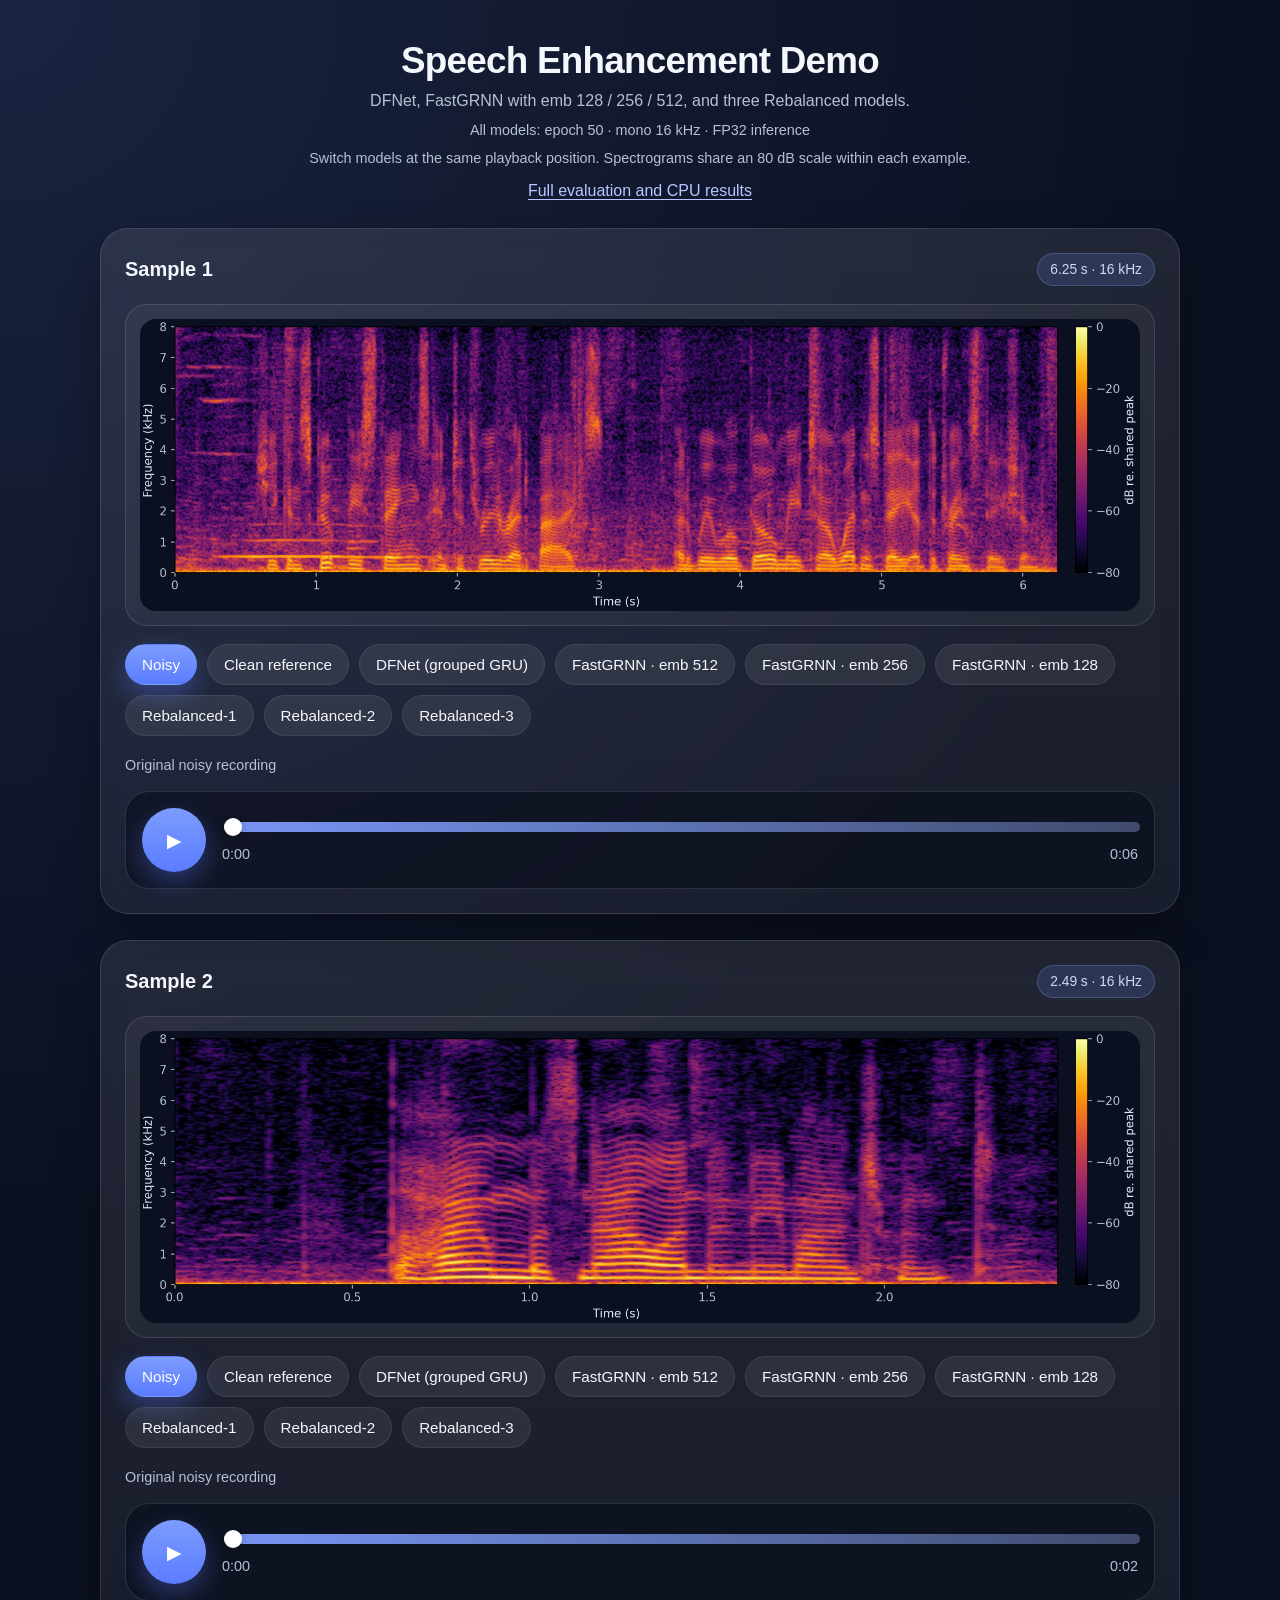
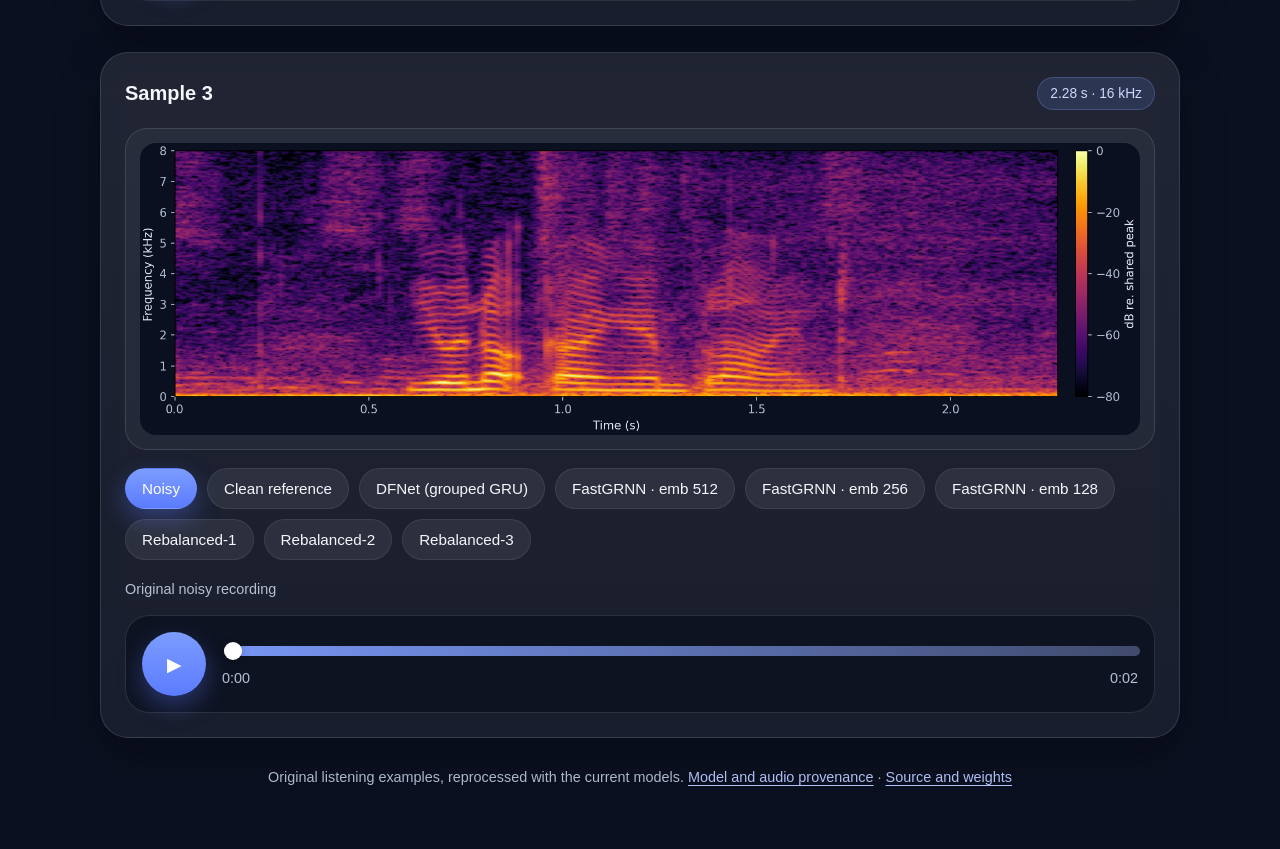
<file: index.html>
<!DOCTYPE html>
<html lang="en">
<head>
  <meta charset="UTF-8" />
  <meta name="viewport" content="width=device-width, initial-scale=1.0" />
  <title>DFNet and FastGRNN — Speech Enhancement Demo</title>
  <link rel="icon" href="data:," />
  <link rel="stylesheet" href="styles.css?v=20261015" />
  <script src="app.js?v=20261015-2" defer></script>
</head>
<body>
  <main class="page">
    <header class="hero">
      <h1>Speech Enhancement Demo</h1>
      <p>DFNet, FastGRNN with emb 128 / 256 / 512, and three Rebalanced models.</p>
      <p class="protocol">All models: epoch 50 · mono 16 kHz · FP32 inference</p>
      <p class="protocol">Switch models at the same playback position. Spectrograms share an 80 dB scale within each example.</p>
      <a href="https://github.com/runtime57/speech_enhancement/blob/main/paper/results/cpu_benchmark_20261015.md">Full evaluation and CPU results</a>
    </header>
    <p id="load-status" role="status">Loading examples…</p>
    <section class="samples" aria-label="Listening examples"></section>
    <footer>Original listening examples, reprocessed with the current models.
      <a href="demo_manifest.json">Model and audio provenance</a> ·
      <a href="https://github.com/runtime57/speech_enhancement/tree/demo">Source and weights</a>
    </footer>
  </main>
  <template id="sample-template">
    <article class="sample-card">
      <div class="sample-header">
        <h2></h2><span class="sample-badge">Speech example</span>
      </div>
      <div class="spectrogram-wrap">
        <img class="spectrogram" loading="lazy" alt="" width="1800" height="525" />
      </div>
      <div class="buttons" role="group" aria-label="Audio variant"></div>
      <p class="model-info"></p>
      <div class="player-shell">
        <audio class="audio-element" preload="metadata"></audio>
        <button class="play-btn" type="button" aria-label="Play audio">▶</button>
        <div class="progress-area">
          <input class="progress" aria-label="Playback position" type="range" min="0" max="100" value="0" step="0.1" />
          <div class="time-row"><span class="current-time">0:00</span><span class="duration">0:00</span></div>
        </div>
      </div>
      <p class="player-status" role="status"></p>
    </article>
  </template>
</body>
</html>
</file>
<file: styles.css>
* {
  box-sizing: border-box;
}

:root {
  --bg: #0b1020;
  --panel: rgba(255, 255, 255, 0.06);
  --panel-strong: rgba(255, 255, 255, 0.09);
  --border: rgba(255, 255, 255, 0.12);
  --text: #f4f7fb;
  --muted: #b6c0d4;
  --accent: #7c9cff;
  --accent-strong: #5b7cff;
  --button: rgba(255, 255, 255, 0.08);
  --button-hover: rgba(255, 255, 255, 0.14);
  --shadow: 0 18px 45px rgba(0, 0, 0, 0.28);
}

body {
  margin: 0;
  font-family: Inter, Arial, sans-serif;
  background:
    radial-gradient(circle at top left, #1a2340 0%, #0b1020 45%),
    linear-gradient(180deg, #0b1020 0%, #0e1327 100%);
  color: var(--text);
}

.page {
  max-width: 1120px;
  margin: 0 auto;
  padding: 40px 20px 60px;
}

.hero {
  text-align: center;
  margin-bottom: 28px;
}

.hero h1 {
  margin: 0 0 10px;
  font-size: 2.3rem;
  font-weight: 700;
  letter-spacing: -0.02em;
}

.hero p {
  margin: 0;
  color: var(--muted);
  font-size: 1rem;
}

.hero .protocol {
  margin-top: 12px;
  font-size: .9rem;
}

a {
  color: #b6c8ff;
  text-underline-offset: 3px;
}

.hero > a {
  display: inline-block;
  margin-top: 16px;
}

.model-info, .player-status, footer {
  color: var(--muted);
  font-size: .9rem;
  line-height: 1.6;
}

.model-info {
  min-height: 1.6em;
}

.player-status:empty {
  display: none;
}

footer {
  margin-top: 28px;
  text-align: center;
}

button:focus-visible, a:focus-visible, input:focus-visible {
  outline: 2px solid var(--accent);
  outline-offset: 4px;
}

.samples {
  display: grid;
  gap: 26px;
}

.sample-card {
  background: linear-gradient(180deg, var(--panel-strong) 0%, var(--panel) 100%);
  border: 1px solid var(--border);
  border-radius: 28px;
  padding: 24px;
  box-shadow: var(--shadow);
  backdrop-filter: blur(10px);
}

.sample-header {
  display: flex;
  justify-content: space-between;
  align-items: center;
  gap: 12px;
  margin-bottom: 18px;
}

.sample-header h2 {
  margin: 0;
  font-size: 1.25rem;
}

.sample-badge {
  padding: 8px 12px;
  border-radius: 999px;
  background: rgba(124, 156, 255, 0.15);
  color: #cdd8ff;
  font-size: 0.86rem;
  border: 1px solid rgba(124, 156, 255, 0.28);
}

.spectrogram-wrap {
  background: rgba(255, 255, 255, 0.04);
  border: 1px solid var(--border);
  border-radius: 22px;
  padding: 14px;
  margin-bottom: 18px;
}

.spectrogram {
  display: block;
  width: 100%;
  height: auto;
  border-radius: 16px;
  background: #10172c;
}

.buttons {
  display: flex;
  flex-wrap: wrap;
  gap: 10px;
  margin-bottom: 18px;
}

.variant-btn {
  border: 1px solid rgba(255, 255, 255, 0.08);
  background: var(--button);
  color: var(--text);
  padding: 11px 16px;
  border-radius: 999px;
  cursor: pointer;
  font-size: 0.95rem;
  transition: transform 0.18s ease, background 0.18s ease, border-color 0.18s ease;
}

.variant-btn:hover {
  background: var(--button-hover);
  transform: translateY(-1px);
}

.variant-btn.active {
  background: linear-gradient(180deg, var(--accent) 0%, var(--accent-strong) 100%);
  color: white;
  border-color: transparent;
  box-shadow: 0 10px 24px rgba(91, 124, 255, 0.35);
}

.player-shell {
  display: grid;
  grid-template-columns: 64px 1fr;
  align-items: center;
  gap: 16px;
  background: rgba(7, 11, 23, 0.52);
  border: 1px solid var(--border);
  border-radius: 24px;
  padding: 16px;
}

.audio-element {
  display: none;
}

.play-btn {
  width: 64px;
  height: 64px;
  border: none;
  border-radius: 50%;
  background: linear-gradient(180deg, var(--accent) 0%, var(--accent-strong) 100%);
  color: white;
  font-size: 1.2rem;
  cursor: pointer;
  box-shadow: 0 10px 24px rgba(91, 124, 255, 0.35);
  transition: transform 0.18s ease, opacity 0.18s ease;
}

.play-btn:hover {
  transform: scale(1.04);
}

.play-btn:disabled {
  opacity: .5;
  cursor: wait;
}

.progress-area {
  width: 100%;
}

.progress {
  -webkit-appearance: none;
  appearance: none;
  width: 100%;
  height: 10px;
  border-radius: 999px;
  outline: none;
  background: rgba(255, 255, 255, 0.12);
  cursor: pointer;
}

.progress::-webkit-slider-runnable-track {
  height: 10px;
  border-radius: 999px;
  background: linear-gradient(90deg, rgba(124,156,255,0.95), rgba(124,156,255,0.25));
}

.progress::-webkit-slider-thumb {
  -webkit-appearance: none;
  appearance: none;
  width: 18px;
  height: 18px;
  border-radius: 50%;
  background: white;
  margin-top: -4px;
  box-shadow: 0 2px 10px rgba(0, 0, 0, 0.25);
}

.progress::-moz-range-track {
  height: 10px;
  border-radius: 999px;
  background: linear-gradient(90deg, rgba(124,156,255,0.95), rgba(124,156,255,0.25));
}

.progress::-moz-range-thumb {
  width: 18px;
  height: 18px;
  border: none;
  border-radius: 50%;
  background: white;
  box-shadow: 0 2px 10px rgba(0, 0, 0, 0.25);
}

.time-row {
  margin-top: 10px;
  display: flex;
  justify-content: space-between;
  color: var(--muted);
  font-size: 0.9rem;
}

@media (max-width: 700px) {
  .page {
    padding: 26px 14px 44px;
  }

  .sample-card {
    padding: 18px;
    border-radius: 22px;
  }

  .sample-header {
    flex-direction: column;
    align-items: flex-start;
  }

  .player-shell {
    grid-template-columns: 1fr;
    gap: 14px;
  }

  .play-btn {
    width: 56px;
    height: 56px;
  }
}
</file>
